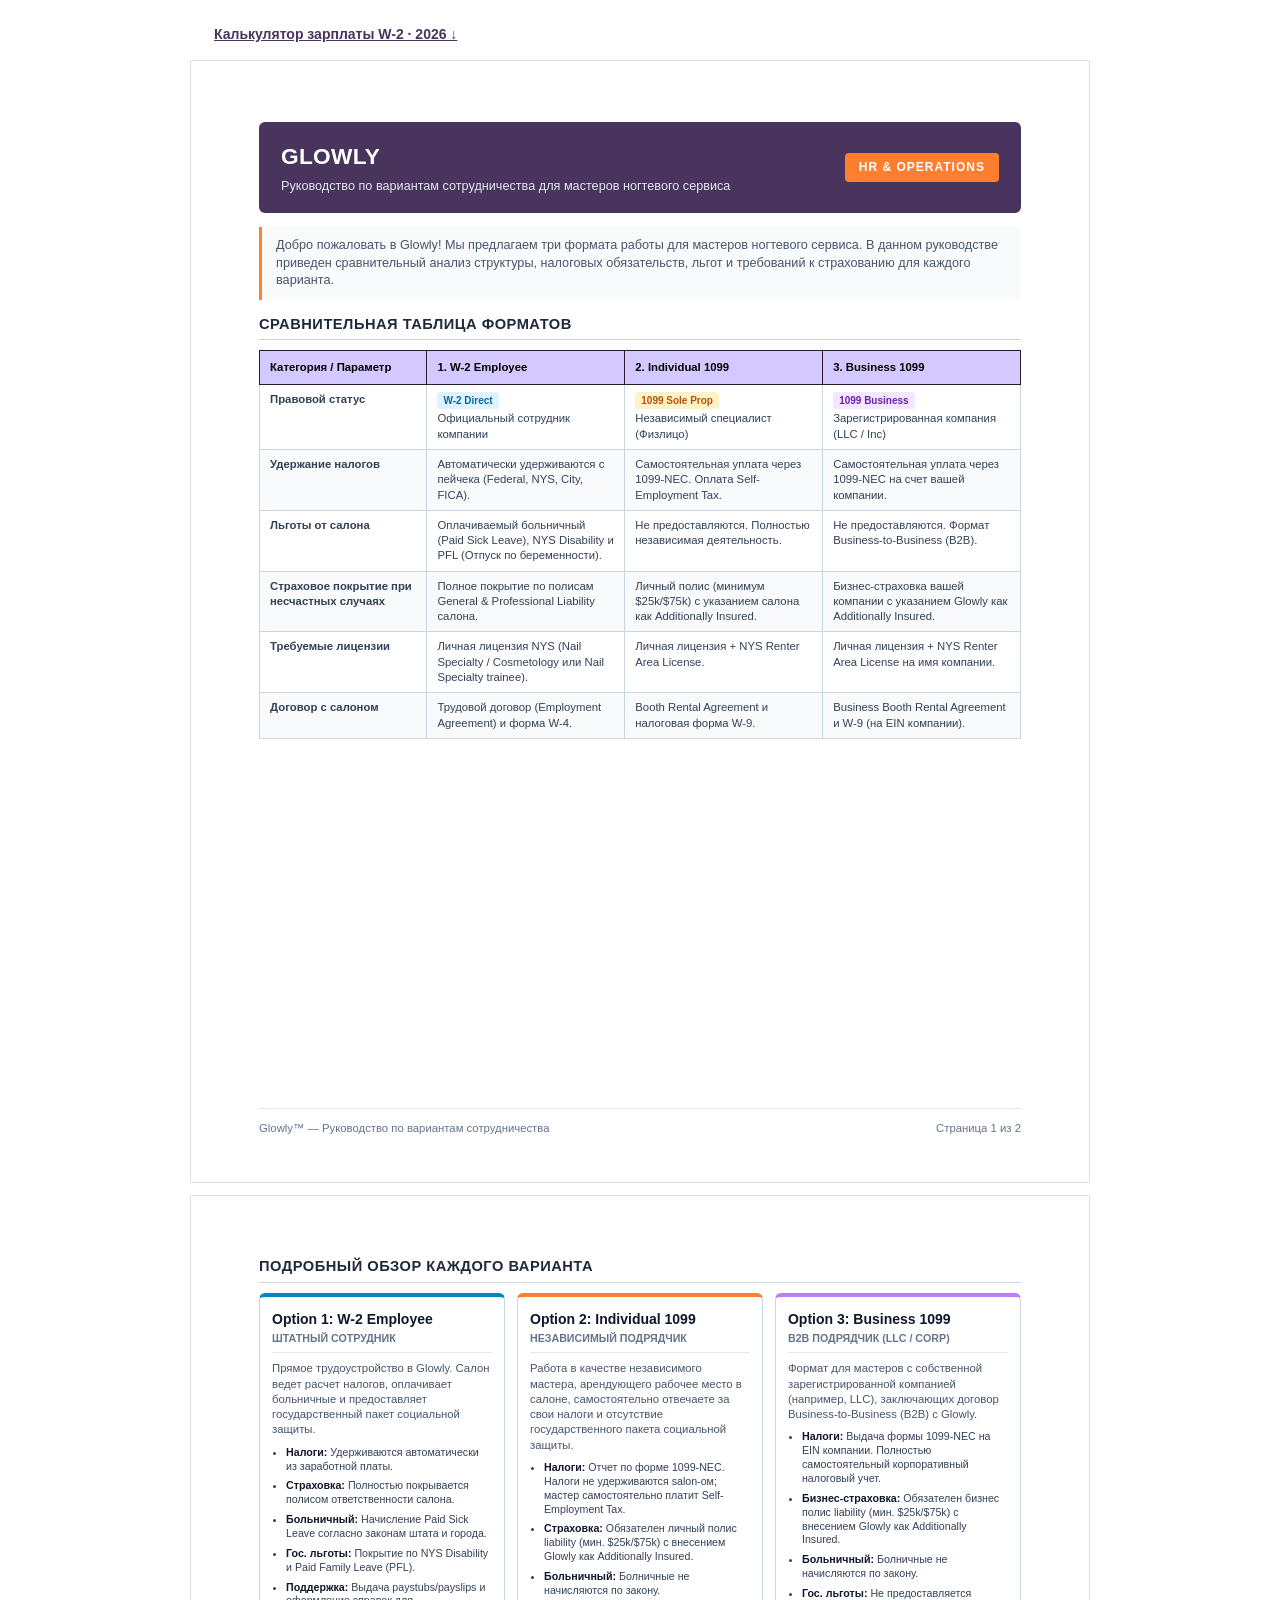
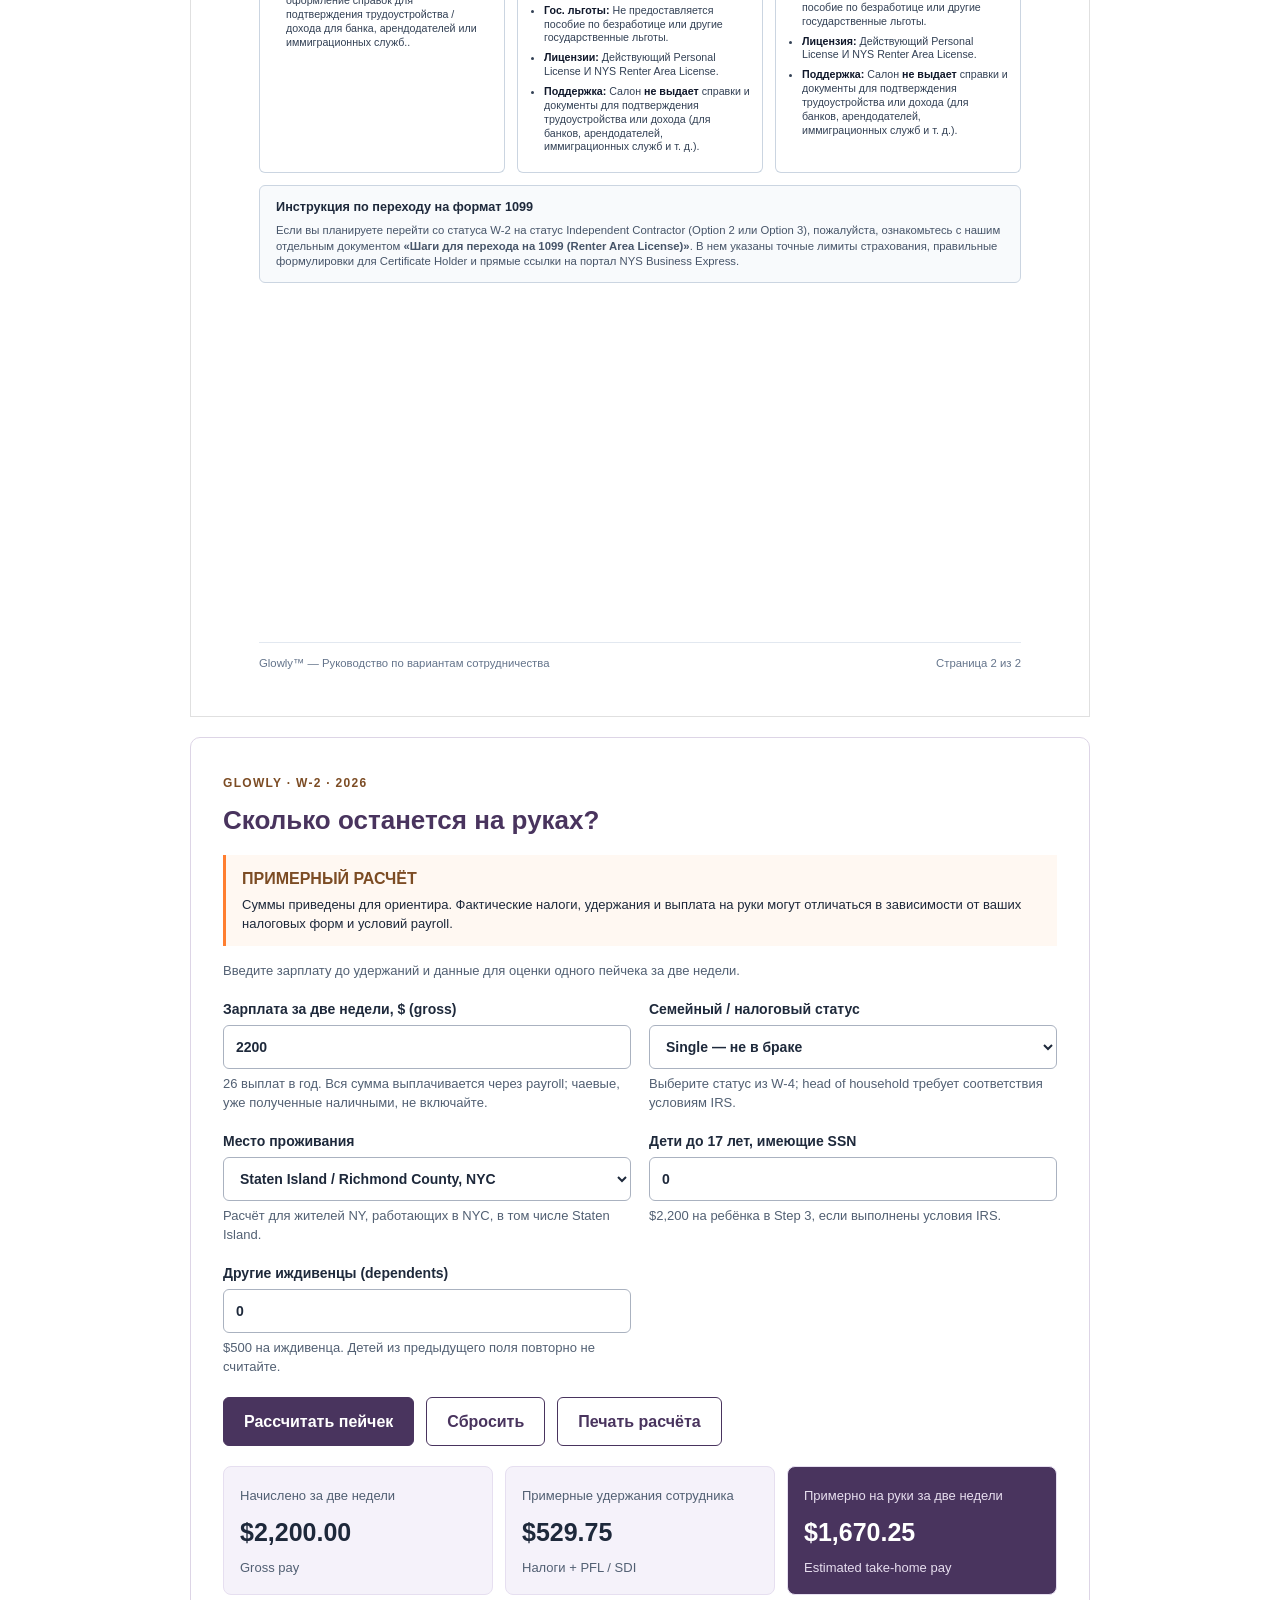
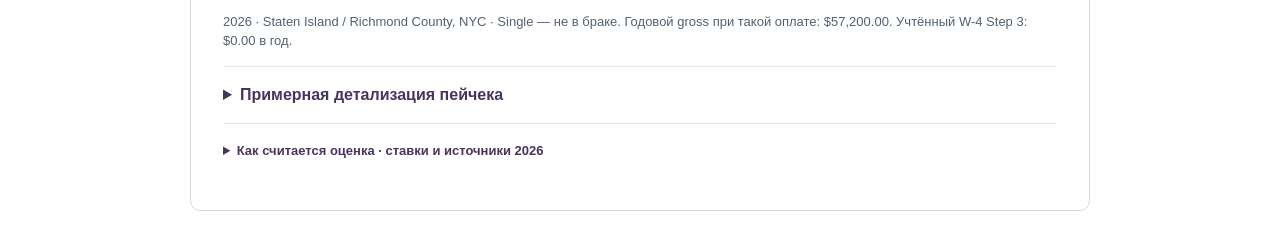
<file: index.html>
<!doctype html>
<html lang="ru">
  <head>
    <meta charset="UTF-8" />
    <meta name="viewport" content="width=device-width, initial-scale=1" />
    <link rel="stylesheet" href="payroll.css" />
    <script src="payroll.js" defer></script>
    <script src="payroll-ui.js" defer></script>
    <title>Glowly — Варианты работы для мастеров ногтевого сервиса</title>
    <style>
      @page {
        margin: 0;
      }
      *,
      *::before,
      *::after {
        box-sizing: border-box;
      }
      html,
      body {
        margin: 0;
        padding: 0;
      }
      html {
        background-color: #ffffff;
      }
      @media (prefers-color-scheme: dark) {
        html {
          background-color: #1f1f1f;
        }
      }
      body {
        padding: 24px 0;
        margin: 0 auto;
        max-width: 900px !important;
        border: none !important;
        background: transparent !important;
        font-family:
          "Segoe UI",
          -apple-system,
          BlinkMacSystemFont,
          Roboto,
          Helvetica,
          Arial,
          sans-serif;
        color: #1e293b;
        line-height: 1.45;
      }
      .page {
        height: 297mm;
        margin: 0 auto 12px auto;
        padding: 16mm 18mm 12mm 18mm;
        background-color: #ffffff;
        border: 1px solid rgba(0, 0, 0, 0.12);
        display: flex;
        flex-direction: column;
        justify-content: space-between;
        position: relative;
        overflow: hidden;
      }
      @media screen and (max-width: 600px) {
        body {
          padding: 16px 0;
        }
        .page {
          margin: 0 auto 8px auto;
          border: none;
          padding: 12px 16px;
          height: auto;
          min-height: 297mm;
        }
      }
      .page-content {
        flex: 1 1 0;
        min-height: 0;
        overflow: hidden;
      }
      .page-footer {
        flex-shrink: 0;
        margin-top: auto;
        padding-top: 3mm;
        border-top: 1px solid #e2e8f0;
        display: flex;
        justify-content: space-between;
        align-items: center;
        font-size: 8.5pt;
        color: #64748b;
      }

      /* Header Masthead */
      .header-masthead {
        background: #49345e;
        color: #ffffff;
        padding: 18px 22px;
        border-radius: 6px;
        margin-bottom: 14px;
        display: flex;
        justify-content: space-between;
        align-items: center;
      }
      .masthead-title h1 {
        font-size: 17pt;
        font-weight: 700;
        margin: 0 0 4px 0;
        letter-spacing: 0.3px;
        color: #ffffff;
      }
      .masthead-title p {
        font-size: 9.5pt;
        margin: 0;
        color: #e2e8f0;
        font-weight: 300;
      }
      .brand-badge {
        background: #ff7e30;
        color: #ffffff;
        font-weight: 700;
        font-size: 9pt;
        padding: 6px 14px;
        border-radius: 4px;
        letter-spacing: 1px;
        text-transform: uppercase;
      }

      .intro-text {
        font-size: 9.5pt;
        color: #475569;
        margin-bottom: 14px;
        line-height: 1.4;
        background: #f8fafc;
        padding: 10px 14px;
        border-left: 3px solid #ff7e30;
        border-radius: 0 4px 4px 0;
      }

      .section-title {
        font-size: 11pt;
        font-weight: 700;
        color: #1e293b;
        text-transform: uppercase;
        letter-spacing: 0.5px;
        margin: 0 0 10px 0;
        padding-bottom: 4px;
        border-bottom: 1px solid #cbd5e1;
      }

      /* Comparison Table */
      .comp-table {
        width: 100%;
        border-collapse: collapse;
        font-size: 8.5pt;
        margin-bottom: 16px;
      }
      .comp-table th {
        background-color: #d3c8ff;
        color: #000000;
        padding: 8px 10px;
        text-align: left;
        font-weight: 600;
        border: 1px solid #2a1b28;
      }
      .comp-table th:first-child {
        width: 22%;
      }
      .comp-table th:nth-child(2) {
        width: 26%;
      }
      .comp-table th:nth-child(3) {
        width: 26%;
      }
      .comp-table th:nth-child(4) {
        width: 26%;
      }
      .comp-table td {
        padding: 7px 10px;
        border: 1px solid #cbd5e1;
        vertical-align: top;
        color: #334155;
        line-height: 1.35;
      }
      .comp-table tr:nth-child(even) td {
        background-color: #f8fafc;
      }
      .tag-w2 {
        display: inline-block;
        background: #e0f2fe;
        color: #0369a1;
        font-weight: 700;
        padding: 2px 6px;
        border-radius: 3px;
        font-size: 7.5pt;
        margin-bottom: 2px;
      }
      .tag-ind {
        display: inline-block;
        background: #fef3c7;
        color: #b45309;
        font-weight: 700;
        padding: 2px 6px;
        border-radius: 3px;
        font-size: 7.5pt;
        margin-bottom: 2px;
      }
      .tag-biz {
        display: inline-block;
        background: #f3e8ff;
        color: #6b21a8;
        font-weight: 700;
        padding: 2px 6px;
        border-radius: 3px;
        font-size: 7.5pt;
        margin-bottom: 2px;
      }

      /* Option Detail Cards Grid */
      .cards-grid {
        display: grid;
        grid-template-columns: repeat(3, 1fr);
        gap: 12px;
        margin-bottom: 12px;
      }
      .option-card {
        border: 1px solid #cbd5e1;
        border-radius: 6px;
        padding: 12px;
        background: #ffffff;
        display: flex;
        flex-direction: column;
      }
      .card-w2 {
        border-top: 4px solid #0284c7;
      }
      .card-ind {
        border-top: 4px solid #ff7e30;
      }
      .card-biz {
        border-top: 4px solid #bd7cff;
      }

      .card-header {
        margin-bottom: 8px;
        padding-bottom: 6px;
        border-bottom: 1px solid #e2e8f0;
      }
      .card-header h3 {
        font-size: 10.5pt;
        margin: 0 0 2px 0;
        color: #0f172a;
      }
      .card-subtitle {
        font-size: 8pt;
        color: #64748b;
        font-weight: 600;
        text-transform: uppercase;
      }

      .card-body p {
        font-size: 8.5pt;
        color: #475569;
        margin: 0 0 8px 0;
        line-height: 1.35;
      }

      .feature-list {
        margin: 0;
        padding-left: 14px;
        font-size: 8pt;
        color: #334155;
      }
      .feature-list li {
        margin-bottom: 6px;
        line-height: 1.3;
      }
      .feature-list li strong {
        color: #0f172a;
      }

      /* Summary Box */
      .summary-box {
        background-color: #f8fafc;
        border: 1px solid #cbd5e1;
        border-radius: 6px;
        padding: 12px 16px;
        margin-top: 10px;
      }
      .summary-box h4 {
        margin: 0 0 6px 0;
        font-size: 9.5pt;
        color: #1e293b;
      }
      .summary-box p {
        margin: 0;
        font-size: 8.5pt;
        color: #475569;
        line-height: 1.4;
      }

      @media print {
        @page {
          size: letter;
          margin: 0;
        }
        *,
        *::before,
        *::after {
          box-shadow: none !important;
          text-shadow: none !important;
          -webkit-print-color-adjust: exact;
          print-color-adjust: exact;
        }
        body {
          padding: 0;
          background: none;
        }
        .page {
          margin: 0;
          border: none;
          height: 279.4mm;
          padding: 14mm 18mm 8mm 18mm;
          break-after: page;
          page-break-after: always;
        }
        .header-masthead {
          margin-bottom: 10px;
        }
        .intro-text {
          margin-bottom: 10px;
        }
        .section-title {
          margin-bottom: 8px;
        }
        .comp-table {
          margin-bottom: 12px;
        }
        .page-footer {
          padding-top: 2mm;
          font-size: 8pt;
        }
        .page:last-child {
          break-after: auto;
          page-break-after: auto;
        }
      }
      [contenteditable]:focus {
        outline: none;
      }
    </style>
  </head>
  <body>
    <nav class="payroll-nav" aria-label="Навигация"><a href="#paycheck-calculator">Калькулятор зарплаты W-2 · 2026 ↓</a></nav>
    <div contenteditable="true">
      <!-- PAGE 1 -->
      <section class="page">
        <div class="page-content">
          <header class="header-masthead">
            <div class="masthead-title">
              <h1>GLOWLY</h1>
              <p>Руководство по вариантам сотрудничества для мастеров ногтевого сервиса</p>
            </div>
            <div class="brand-badge">HR & Operations</div>
          </header>

          <div class="intro-text">
            Добро пожаловать в Glowly! Мы предлагаем три формата работы для мастеров ногтевого сервиса. В данном
            руководстве приведен сравнительный анализ структуры, налоговых обязательств, льгот и требований к
            страхованию для каждого варианта.
          </div>

          <h2 class="section-title">Сравнительная таблица форматов</h2>

          <table class="comp-table">
            <thead>
              <tr>
                <th>Категория / Параметр</th>
                <th>1. W-2 Employee</th>
                <th>2. Individual 1099</th>
                <th>3. Business 1099</th>
              </tr>
            </thead>
            <tbody>
              <tr>
                <td><strong>Правовой статус</strong></td>
                <td><span class="tag-w2">W-2 Direct</span><br />Официальный сотрудник компании</td>
                <td><span class="tag-ind">1099 Sole Prop</span><br />Независимый специалист (Физлицо)</td>
                <td><span class="tag-biz">1099 Business</span><br />Зарегистрированная компания (LLC / Inc)</td>
              </tr>
              <tr>
                <td><strong>Удержание налогов</strong></td>
                <td>Автоматически удерживаются с пейчека (Federal, NYS, City, FICA).</td>
                <td>Самостоятельная уплата через 1099-NEC. Оплата Self-Employment Tax.</td>
                <td>Самостоятельная уплата через 1099-NEC на счет вашей компании.</td>
              </tr>
              <tr>
                <td><strong>Льготы от салона</strong></td>
                <td>Оплачиваемый больничный (Paid Sick Leave), NYS Disability и PFL (Отпуск по беременности).</td>
                <td>Не предоставляются. Полностью независимая деятельность.</td>
                <td>Не предоставляются. Формат Business-to-Business (B2B).</td>
              </tr>
              <tr>
                <td><strong>Страховое покрытие при несчастных случаях</strong></td>
                <td>Полное покрытие по полисам General & Professional Liability салона.</td>
                <td>Личный полис (минимум $25k/$75k) с указанием салона как Additionally Insured.</td>
                <td>Бизнес-страховка вашей компании с указанием Glowly как Additionally Insured.</td>
              </tr>
              <tr>
                <td><strong>Требуемые лицензии</strong></td>
                <td>Личная лицензия NYS (Nail Specialty / Cosmetology или Nail Specialty trainee).</td>
                <td>Личная лицензия + NYS Renter Area License.</td>
                <td>Личная лицензия + NYS Renter Area License на имя компании.</td>
              </tr>
              <tr>
                <td><strong>Договор с салоном</strong></td>
                <td>Трудовой договор (Employment Agreement) и форма W-4.</td>
                <td>Booth Rental Agreement и налоговая форма W-9.</td>
                <td>Business Booth Rental Agreement и W-9 (на EIN компании).</td>
              </tr>
            </tbody>
          </table>
        </div>
        <footer class="page-footer">
          <span>Glowly™ — Руководство по вариантам сотрудничества</span>
          <span>Страница 1 из 2</span>
        </footer>
      </section>

      <!-- PAGE 2 -->
      <section class="page">
        <div class="page-content">
          <h2 class="section-title">Подробный обзор каждого варианта</h2>

          <div class="cards-grid">
            <!-- CARD 1 -->
            <div class="option-card card-w2">
              <div class="card-header">
                <h3>Option 1: W-2 Employee</h3>
                <div class="card-subtitle">Штатный сотрудник</div>
              </div>
              <div class="card-body">
                <p>
                  Прямое трудоустройство в Glowly. Салон ведет расчет налогов, оплачивает больничные и предоставляет
                  государственный пакет социальной защиты.
                </p>
                <ul class="feature-list">
                  <li><strong>Налоги:</strong> Удерживаются автоматически из заработной платы.</li>
                  <li><strong>Страховка:</strong> Полностью покрывается полисом ответственности салона.</li>
                  <li><strong>Больничный:</strong> Начисление Paid Sick Leave согласно законам штата и города.</li>
                  <li><strong>Гос. льготы:</strong> Покрытие по NYS Disability и Paid Family Leave (PFL).</li>
                  <li>
                    <strong>Поддержка:</strong> Выдача paystubs/payslips и оформление справок для подтверждения
                    трудоустройства / дохода для банка, арендодателей или иммиграционных служб..
                  </li>
                </ul>
              </div>
            </div>

            <!-- CARD 2 -->
            <div class="option-card card-ind">
              <div class="card-header">
                <h3>Option 2: Individual 1099</h3>
                <div class="card-subtitle">Независимый подрядчик</div>
              </div>
              <div class="card-body">
                <p>
                  Работа в качестве независимого мастера, арендующего рабочее место в салоне, самостоятельно отвечаете
                  за свои налоги и отсутствие государственного пакета социальной защиты.
                </p>
                <ul class="feature-list">
                  <li>
                    <strong>Налоги:</strong> Отчет по форме 1099-NEC. Налоги не удерживаются salon-ом; мастер
                    самостоятельно платит Self-Employment Tax.
                  </li>
                  <li>
                    <strong>Страховка:</strong> Обязателен личный полис liability (мин. $25k/$75k) с внесением Glowly
                    как Additionally Insured.
                  </li>
                  <li><strong>Больничный:</strong> Болничные не начисляются по закону.</li>
                  <li>
                    <strong>Гос. льготы:</strong> Не предоставляется пособие по безработице или другие государственные
                    льготы.
                  </li>
                  <li><strong>Лицензии:</strong> Действующий Personal License И NYS Renter Area License.</li>
                  <li>
                    <strong>Поддержка:</strong> Салон <strong>не выдает </strong>справки и документы для подтверждения
                    трудоустройства или дохода (для банков, арендодателей, иммиграционных служб и т. д.).
                  </li>
                </ul>
              </div>
            </div>

            <!-- CARD 3 -->
            <div class="option-card card-biz">
              <div class="card-header">
                <h3>Option 3: Business 1099</h3>
                <div class="card-subtitle">B2B Подрядчик (LLC / Corp)</div>
              </div>
              <div class="card-body">
                <p>
                  Формат для мастеров с собственной зарегистрированной компанией (например, LLC), заключающих договор
                  Business-to-Business (B2B) с Glowly.
                </p>
                <ul class="feature-list">
                  <li>
                    <strong>Налоги:</strong> Выдача формы 1099-NEC на EIN компании. Полностью самостоятельный
                    корпоративный налоговый учет.
                  </li>
                  <li>
                    <strong>Бизнес-страховка:</strong> Обязателен бизнес полис liability (мин. $25k/$75k) с внесением
                    Glowly как Additionally Insured.
                  </li>
                  <li><strong>Больничный:</strong> Болничные не начисляются по закону.</li>
                  <li>
                    <strong>Гос. льготы:</strong> Не предоставляется пособие по безработице или другие государственные
                    льготы.
                  </li>
                  <li><strong>Лицензия:</strong> Действующий Personal License И NYS Renter Area License.</li>
                  <li>
                    <strong>Поддержка:</strong> Салон <strong>не выдает</strong> справки и документы для подтверждения
                    трудоустройства или дохода (для банков, арендодателей, иммиграционных служб и т. д.).
                  </li>
                </ul>
              </div>
            </div>
          </div>

          <div class="summary-box">
            <h4>Инструкция по переходу на формат 1099</h4>
            <p>
              Если вы планируете перейти со статуса W-2 на статус Independent Contractor (Option 2 или Option 3),
              пожалуйста, ознакомьтесь с нашим отдельным документом
              <strong>«Шаги для перехода на 1099 (Renter Area License)»</strong>. В нем указаны точные лимиты
              страхования, правильные формулировки для Certificate Holder и прямые ссылки на портал NYS Business
              Express.
            </p>
          </div>
        </div>
        <footer class="page-footer">
          <span>Glowly™ — Руководство по вариантам сотрудничества</span>
          <span>Страница 2 из 2</span>
        </footer>
      </section>
    </div>
    <section id="paycheck-calculator" class="payroll" aria-label="Калькулятор зарплаты W-2" contenteditable="false">
      <noscript>Для расчёта зарплаты включите JavaScript в браузере.</noscript>
    </section>
  </body>
</html>
</file>
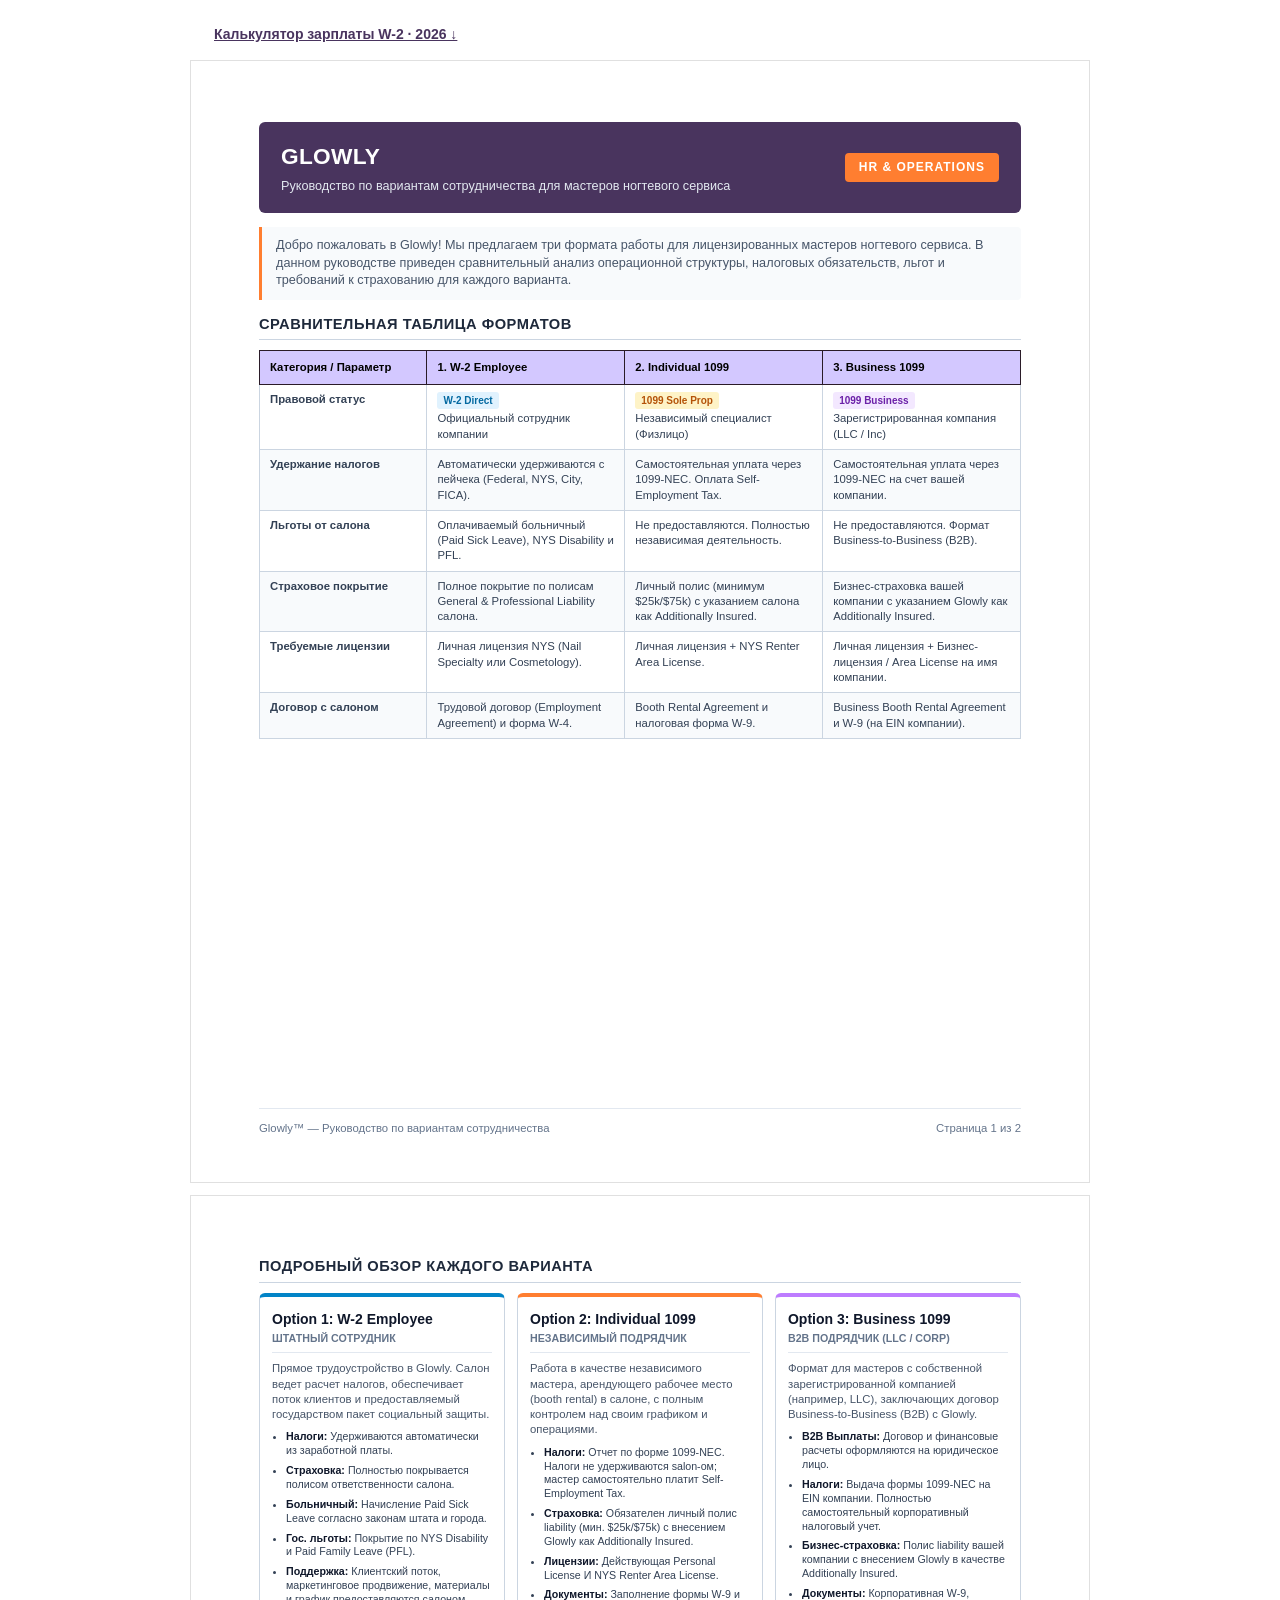
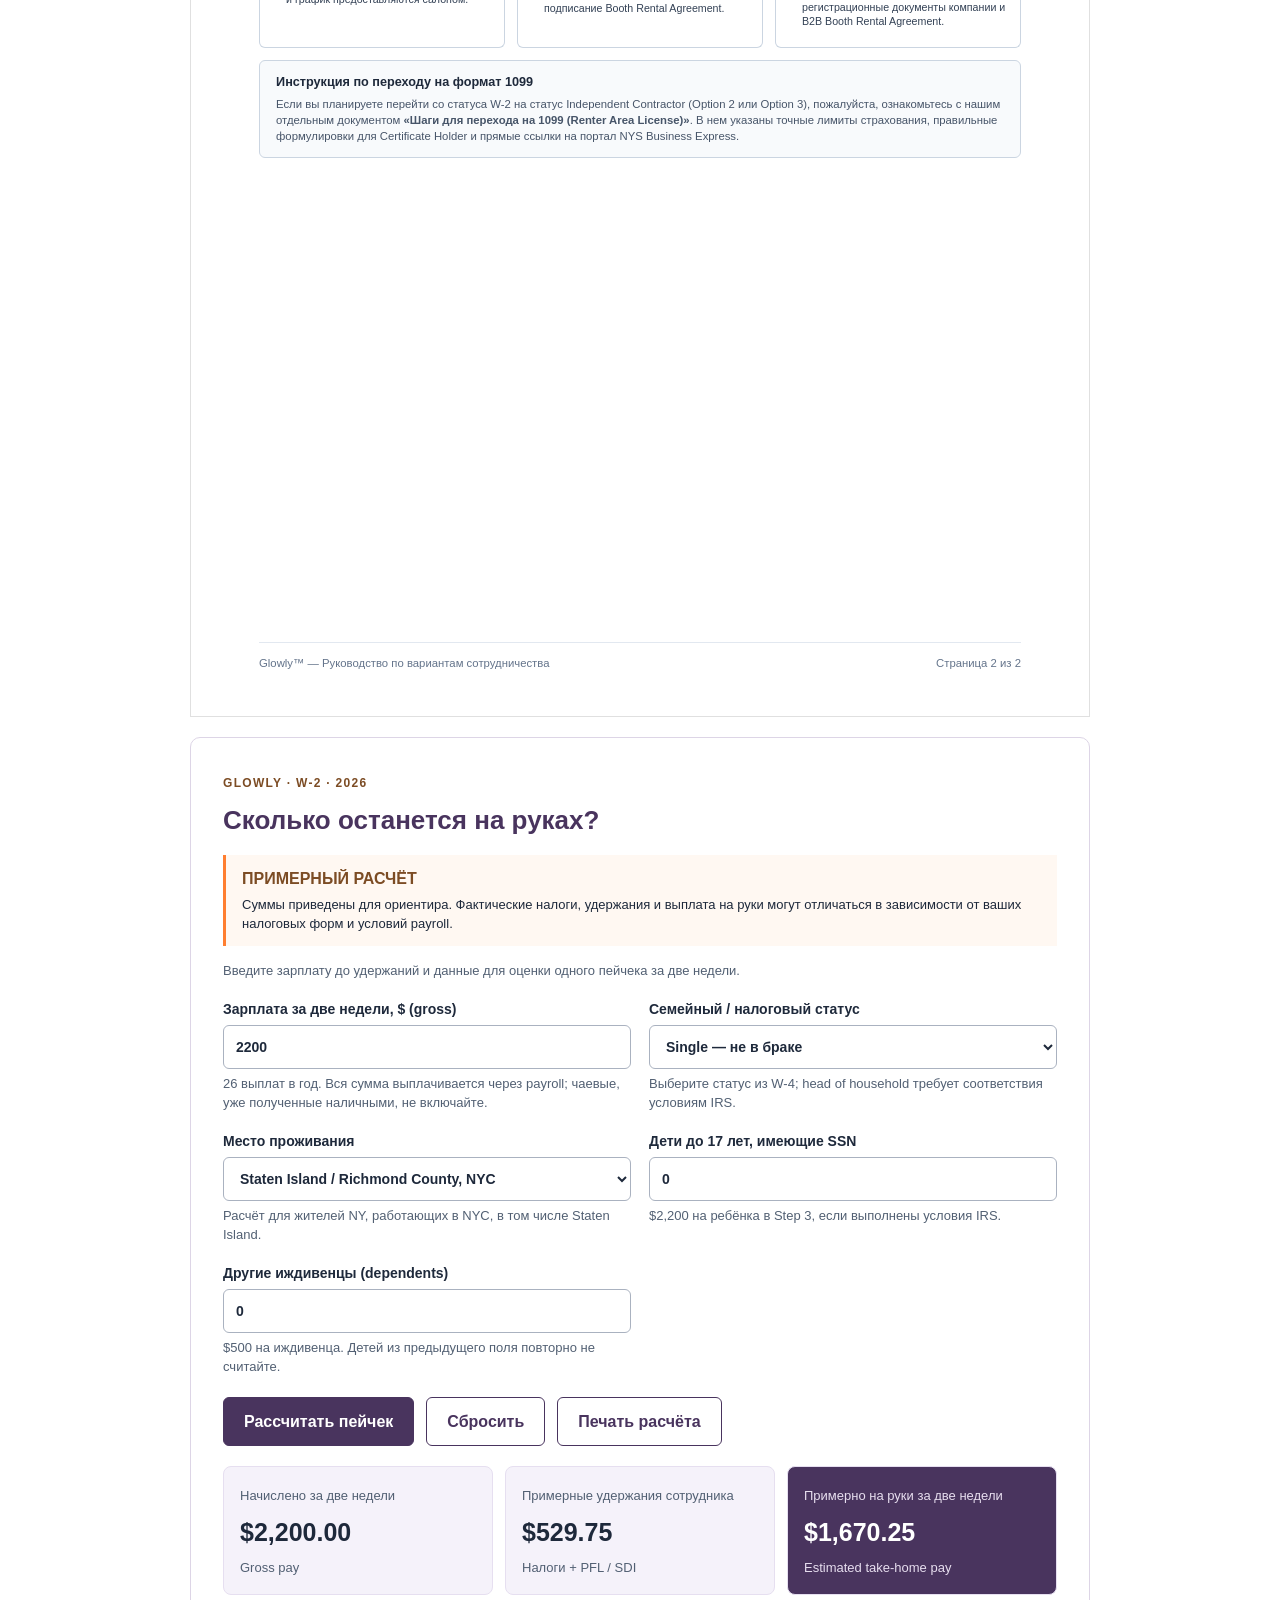
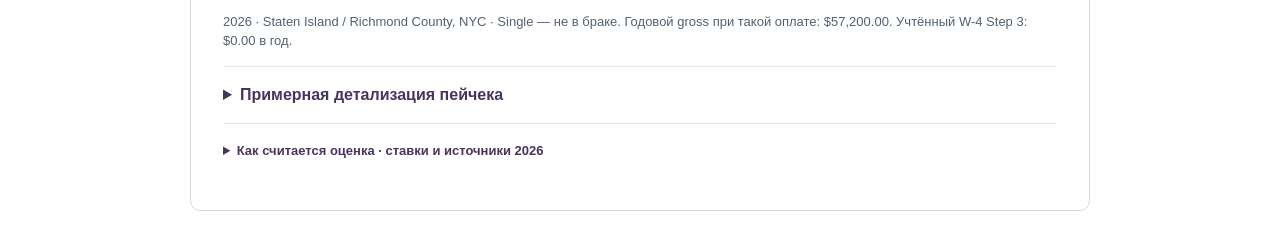
<file: glowly_nail_technician_work_options_guide_ru.html>
<!doctype html>
<html lang="ru">
  <head>
    <meta charset="UTF-8" />
    <meta name="viewport" content="width=device-width, initial-scale=1" />
    <link rel="stylesheet" href="payroll.css" />
    <script src="payroll.js" defer></script>
    <script src="payroll-ui.js" defer></script>
    <title>Glowly — Варианты работы для мастеров ногтевого сервиса</title>
    <style>
      @page {
        margin: 0;
      }
      *,
      *::before,
      *::after {
        box-sizing: border-box;
      }
      html,
      body {
        margin: 0;
        padding: 0;
      }
      html {
        background-color: #ffffff;
      }
      @media (prefers-color-scheme: dark) {
        html {
          background-color: #1f1f1f;
        }
      }
      body {
        padding: 24px 0;
        margin: 0 auto;
        max-width: 900px !important;
        border: none !important;
        background: transparent !important;
        font-family:
          "Segoe UI",
          -apple-system,
          BlinkMacSystemFont,
          Roboto,
          Helvetica,
          Arial,
          sans-serif;
        color: #1e293b;
        line-height: 1.45;
      }
      .page {
        height: 297mm;
        margin: 0 auto 12px auto;
        padding: 16mm 18mm 12mm 18mm;
        background-color: #ffffff;
        border: 1px solid rgba(0, 0, 0, 0.12);
        display: flex;
        flex-direction: column;
        justify-content: space-between;
        position: relative;
        overflow: hidden;
      }
      @media screen and (max-width: 600px) {
        body {
          padding: 16px 0;
        }
        .page {
          margin: 0 auto 8px auto;
          border: none;
          padding: 12px 16px;
          height: auto;
          min-height: 297mm;
        }
      }
      .page-content {
        flex: 1 1 0;
        min-height: 0;
        overflow: hidden;
      }
      .page-footer {
        flex-shrink: 0;
        margin-top: auto;
        padding-top: 3mm;
        border-top: 1px solid #e2e8f0;
        display: flex;
        justify-content: space-between;
        align-items: center;
        font-size: 8.5pt;
        color: #64748b;
      }

      /* Header Masthead */
      .header-masthead {
        background: #49345e;
        color: #ffffff;
        padding: 18px 22px;
        border-radius: 6px;
        margin-bottom: 14px;
        display: flex;
        justify-content: space-between;
        align-items: center;
      }
      .masthead-title h1 {
        font-size: 17pt;
        font-weight: 700;
        margin: 0 0 4px 0;
        letter-spacing: 0.3px;
        color: #ffffff;
      }
      .masthead-title p {
        font-size: 9.5pt;
        margin: 0;
        color: #e2e8f0;
        font-weight: 300;
      }
      .brand-badge {
        background: #ff7e30;
        color: #ffffff;
        font-weight: 700;
        font-size: 9pt;
        padding: 6px 14px;
        border-radius: 4px;
        letter-spacing: 1px;
        text-transform: uppercase;
      }

      .intro-text {
        font-size: 9.5pt;
        color: #475569;
        margin-bottom: 14px;
        line-height: 1.4;
        background: #f8fafc;
        padding: 10px 14px;
        border-left: 3px solid #ff7e30;
        border-radius: 0 4px 4px 0;
      }

      .section-title {
        font-size: 11pt;
        font-weight: 700;
        color: #1e293b;
        text-transform: uppercase;
        letter-spacing: 0.5px;
        margin: 0 0 10px 0;
        padding-bottom: 4px;
        border-bottom: 1px solid #cbd5e1;
      }

      /* Comparison Table */
      .comp-table {
        width: 100%;
        border-collapse: collapse;
        font-size: 8.5pt;
        margin-bottom: 16px;
      }
      .comp-table th {
        background-color: #d3c8ff;
        color: #000000;
        padding: 8px 10px;
        text-align: left;
        font-weight: 600;
        border: 1px solid #2a1b28;
      }
      .comp-table th:first-child {
        width: 22%;
      }
      .comp-table th:nth-child(2) {
        width: 26%;
      }
      .comp-table th:nth-child(3) {
        width: 26%;
      }
      .comp-table th:nth-child(4) {
        width: 26%;
      }
      .comp-table td {
        padding: 7px 10px;
        border: 1px solid #cbd5e1;
        vertical-align: top;
        color: #334155;
        line-height: 1.35;
      }
      .comp-table tr:nth-child(even) td {
        background-color: #f8fafc;
      }
      .tag-w2 {
        display: inline-block;
        background: #e0f2fe;
        color: #0369a1;
        font-weight: 700;
        padding: 2px 6px;
        border-radius: 3px;
        font-size: 7.5pt;
        margin-bottom: 2px;
      }
      .tag-ind {
        display: inline-block;
        background: #fef3c7;
        color: #b45309;
        font-weight: 700;
        padding: 2px 6px;
        border-radius: 3px;
        font-size: 7.5pt;
        margin-bottom: 2px;
      }
      .tag-biz {
        display: inline-block;
        background: #f3e8ff;
        color: #6b21a8;
        font-weight: 700;
        padding: 2px 6px;
        border-radius: 3px;
        font-size: 7.5pt;
        margin-bottom: 2px;
      }

      /* Option Detail Cards Grid */
      .cards-grid {
        display: grid;
        grid-template-columns: repeat(3, 1fr);
        gap: 12px;
        margin-bottom: 12px;
      }
      .option-card {
        border: 1px solid #cbd5e1;
        border-radius: 6px;
        padding: 12px;
        background: #ffffff;
        display: flex;
        flex-direction: column;
      }
      .card-w2 {
        border-top: 4px solid #0284c7;
      }
      .card-ind {
        border-top: 4px solid #ff7e30;
      }
      .card-biz {
        border-top: 4px solid #bd7cff;
      }

      .card-header {
        margin-bottom: 8px;
        padding-bottom: 6px;
        border-bottom: 1px solid #e2e8f0;
      }
      .card-header h3 {
        font-size: 10.5pt;
        margin: 0 0 2px 0;
        color: #0f172a;
      }
      .card-subtitle {
        font-size: 8pt;
        color: #64748b;
        font-weight: 600;
        text-transform: uppercase;
      }

      .card-body p {
        font-size: 8.5pt;
        color: #475569;
        margin: 0 0 8px 0;
        line-height: 1.35;
      }

      .feature-list {
        margin: 0;
        padding-left: 14px;
        font-size: 8pt;
        color: #334155;
      }
      .feature-list li {
        margin-bottom: 6px;
        line-height: 1.3;
      }
      .feature-list li strong {
        color: #0f172a;
      }

      /* Summary Box */
      .summary-box {
        background-color: #f8fafc;
        border: 1px solid #cbd5e1;
        border-radius: 6px;
        padding: 12px 16px;
        margin-top: 10px;
      }
      .summary-box h4 {
        margin: 0 0 6px 0;
        font-size: 9.5pt;
        color: #1e293b;
      }
      .summary-box p {
        margin: 0;
        font-size: 8.5pt;
        color: #475569;
        line-height: 1.4;
      }

      @media print {
        @page {
          size: letter;
          margin: 0;
        }
        *,
        *::before,
        *::after {
          box-shadow: none !important;
          text-shadow: none !important;
          -webkit-print-color-adjust: exact;
          print-color-adjust: exact;
        }
        body {
          padding: 0;
          background: none;
        }
        .page {
          margin: 0;
          border: none;
          height: 279.4mm;
          padding: 14mm 18mm 8mm 18mm;
          break-after: page;
          page-break-after: always;
        }
        .header-masthead {
          margin-bottom: 10px;
        }
        .intro-text {
          margin-bottom: 10px;
        }
        .section-title {
          margin-bottom: 8px;
        }
        .comp-table {
          margin-bottom: 12px;
        }
        .page-footer {
          padding-top: 2mm;
          font-size: 8pt;
        }
        .page:last-child {
          break-after: auto;
          page-break-after: auto;
        }
      }
      [contenteditable]:focus {
        outline: none;
      }
    </style>
  </head>
  <body>
    <nav class="payroll-nav" aria-label="Навигация"><a href="#paycheck-calculator">Калькулятор зарплаты W-2 · 2026 ↓</a></nav>
    <div contenteditable="true">
      <!-- PAGE 1 -->
      <section class="page">
        <div class="page-content">
          <header class="header-masthead">
            <div class="masthead-title">
              <h1>GLOWLY</h1>
              <p>Руководство по вариантам сотрудничества для мастеров ногтевого сервиса</p>
            </div>
            <div class="brand-badge">HR & Operations</div>
          </header>

          <div class="intro-text">
            Добро пожаловать в Glowly! Мы предлагаем три формата работы для лицензированных мастеров ногтевого сервиса.
            В данном руководстве приведен сравнительный анализ операционной структуры, налоговых обязательств, льгот и
            требований к страхованию для каждого варианта.
          </div>

          <h2 class="section-title">Сравнительная таблица форматов</h2>

          <table class="comp-table">
            <thead>
              <tr>
                <th>Категория / Параметр</th>
                <th>1. W-2 Employee</th>
                <th>2. Individual 1099</th>
                <th>3. Business 1099</th>
              </tr>
            </thead>
            <tbody>
              <tr>
                <td><strong>Правовой статус</strong></td>
                <td><span class="tag-w2">W-2 Direct</span><br />Официальный сотрудник компании</td>
                <td><span class="tag-ind">1099 Sole Prop</span><br />Независимый специалист (Физлицо)</td>
                <td><span class="tag-biz">1099 Business</span><br />Зарегистрированная компания (LLC / Inc)</td>
              </tr>
              <tr>
                <td><strong>Удержание налогов</strong></td>
                <td>Автоматически удерживаются с пейчека (Federal, NYS, City, FICA).</td>
                <td>Самостоятельная уплата через 1099-NEC. Оплата Self-Employment Tax.</td>
                <td>Самостоятельная уплата через 1099-NEC на счет вашей компании.</td>
              </tr>
              <tr>
                <td><strong>Льготы от салона</strong></td>
                <td>Оплачиваемый больничный (Paid Sick Leave), NYS Disability и PFL.</td>
                <td>Не предоставляются. Полностью независимая деятельность.</td>
                <td>Не предоставляются. Формат Business-to-Business (B2B).</td>
              </tr>
              <tr>
                <td><strong>Страховое покрытие</strong></td>
                <td>Полное покрытие по полисам General & Professional Liability салона.</td>
                <td>Личный полис (минимум $25k/$75k) с указанием салона как Additionally Insured.</td>
                <td>Бизнес-страховка вашей компании с указанием Glowly как Additionally Insured.</td>
              </tr>
              <tr>
                <td><strong>Требуемые лицензии</strong></td>
                <td>Личная лицензия NYS (Nail Specialty или Cosmetology).</td>
                <td>Личная лицензия + NYS Renter Area License.</td>
                <td>Личная лицензия + Бизнес-лицензия / Area License на имя компании.</td>
              </tr>
              <tr>
                <td><strong>Договор с салоном</strong></td>
                <td>Трудовой договор (Employment Agreement) и форма W-4.</td>
                <td>Booth Rental Agreement и налоговая форма W-9.</td>
                <td>Business Booth Rental Agreement и W-9 (на EIN компании).</td>
              </tr>
            </tbody>
          </table>
        </div>
        <footer class="page-footer">
          <span>Glowly™ — Руководство по вариантам сотрудничества</span>
          <span>Страница 1 из 2</span>
        </footer>
      </section>

      <!-- PAGE 2 -->
      <section class="page">
        <div class="page-content">
          <h2 class="section-title">Подробный обзор каждого варианта</h2>

          <div class="cards-grid">
            <!-- CARD 1 -->
            <div class="option-card card-w2">
              <div class="card-header">
                <h3>Option 1: W-2 Employee</h3>
                <div class="card-subtitle">Штатный сотрудник</div>
              </div>
              <div class="card-body">
                <p>
                  Прямое трудоустройство в Glowly. Салон ведет расчет налогов, обеспечивает поток клиентов и
                  предоставляемый государством пакет социальный защиты.
                </p>
                <ul class="feature-list">
                  <li><strong>Налоги:</strong> Удерживаются автоматически из заработной платы.</li>
                  <li><strong>Страховка:</strong> Полностью покрывается полисом ответственности салона.</li>
                  <li><strong>Больничный:</strong> Начисление Paid Sick Leave согласно законам штата и города.</li>
                  <li><strong>Гос. льготы:</strong> Покрытие по NYS Disability и Paid Family Leave (PFL).</li>
                  <li>
                    <strong>Поддержка:</strong> Клиентский поток, маркетинговое продвижение, материалы и график
                    предоставляются салоном.
                  </li>
                </ul>
              </div>
            </div>

            <!-- CARD 2 -->
            <div class="option-card card-ind">
              <div class="card-header">
                <h3>Option 2: Individual 1099</h3>
                <div class="card-subtitle">Независимый подрядчик</div>
              </div>
              <div class="card-body">
                <p>
                  Работа в качестве независимого мастера, арендующего рабочее место (booth rental) в салоне, с полным
                  контролем над своим графиком и операциями.
                </p>
                <ul class="feature-list">
                  <li>
                    <strong>Налоги:</strong> Отчет по форме 1099-NEC. Налоги не удерживаются salon-ом; мастер
                    самостоятельно платит Self-Employment Tax.
                  </li>
                  <li>
                    <strong>Страховка:</strong> Обязателен личный полис liability (мин. $25k/$75k) с внесением Glowly
                    как Additionally Insured.
                  </li>
                  <li><strong>Лицензии:</strong> Действующая Personal License И NYS Renter Area License.</li>
                  <li><strong>Документы:</strong> Заполнение формы W-9 и подписание Booth Rental Agreement.</li>
                </ul>
              </div>
            </div>

            <!-- CARD 3 -->
            <div class="option-card card-biz">
              <div class="card-header">
                <h3>Option 3: Business 1099</h3>
                <div class="card-subtitle">B2B Подрядчик (LLC / Corp)</div>
              </div>
              <div class="card-body">
                <p>
                  Формат для мастеров с собственной зарегистрированной компанией (например, LLC), заключающих договор
                  Business-to-Business (B2B) с Glowly.
                </p>
                <ul class="feature-list">
                  <li><strong>B2B Выплаты:</strong> Договор и финансовые расчеты оформляются на юридическое лицо.</li>
                  <li>
                    <strong>Налоги:</strong> Выдача формы 1099-NEC на EIN компании. Полностью самостоятельный
                    корпоративный налоговый учет.
                  </li>
                  <li>
                    <strong>Бизнес-страховка:</strong> Полис liability вашей компании с внесением Glowly в качестве
                    Additionally Insured.
                  </li>
                  <li>
                    <strong>Документы:</strong> Корпоративная W-9, регистрационные документы компании и B2B Booth Rental
                    Agreement.
                  </li>
                </ul>
              </div>
            </div>
          </div>

          <div class="summary-box">
            <h4>Инструкция по переходу на формат 1099</h4>
            <p>
              Если вы планируете перейти со статуса W-2 на статус Independent Contractor (Option 2 или Option 3),
              пожалуйста, ознакомьтесь с нашим отдельным документом
              <strong>«Шаги для перехода на 1099 (Renter Area License)»</strong>. В нем указаны точные лимиты
              страхования, правильные формулировки для Certificate Holder и прямые ссылки на портал NYS Business
              Express.
            </p>
          </div>
        </div>
        <footer class="page-footer">
          <span>Glowly™ — Руководство по вариантам сотрудничества</span>
          <span>Страница 2 из 2</span>
        </footer>
      </section>
    </div>
    <section id="paycheck-calculator" class="payroll" aria-label="Калькулятор зарплаты W-2" contenteditable="false">
      <noscript>Для расчёта зарплаты включите JavaScript в браузере.</noscript>
    </section>
  </body>
</html>
</file>
<file: payroll.css>
.payroll-nav { display:flex; gap:18px; align-items:center; padding:0 24px 16px; font-size:14px; }
.payroll-nav a { color:#49345e; font-weight:600; }
.payroll { background:#fff; border:1px solid #ddd5e6; margin:20px auto 12px; padding:32px; border-radius:10px; scroll-margin-top:16px; }
.payroll h2 { color:#49345e; font-size:26px; margin:8px 0; }
.payroll h3 { font-size:18px; margin:24px 0 12px; }
.payroll .eyebrow { font-size:12px; font-weight:700; letter-spacing:1.3px; color:#7c4c24; }
.payroll p { margin:8px 0 16px; }
.payroll .muted, .payroll small { color:#526073; font-size:13px; }
.payroll .field-grid { display:grid; grid-template-columns:repeat(2,minmax(0,1fr)); gap:18px; margin:18px 0; }
.payroll label.field { display:flex; flex-direction:column; gap:6px; font-size:14px; font-weight:600; }
.payroll label small { font-weight:400; }
.payroll input:not([type=checkbox]), .payroll select { width:100%; min-width:0; min-height:44px; padding:10px 12px; border:1px solid #aab2c0; border-radius:6px; font:inherit; color:#1e293b; background:#fff; }
.payroll :is(input,select,button,summary,a):focus-visible { outline:3px solid #ff7e30; outline-offset:3px; }
.payroll .check { display:flex; gap:10px; align-items:flex-start; margin:14px 0; font-size:14px; }
.payroll input[type=checkbox] { width:18px; height:18px; accent-color:#49345e; flex-shrink:0; }
.payroll details { border-top:1px solid #e2e8f0; padding:16px 0; }
.payroll summary { cursor:pointer; color:#49345e; font-weight:600; }
.payroll .actions { display:flex; gap:12px; flex-wrap:wrap; margin:20px 0; }
.payroll button { padding:12px 20px; border:1px solid #49345e; border-radius:6px; font:inherit; font-weight:600; cursor:pointer; background:#49345e; color:#fff; }
.payroll button.secondary { background:#fff; color:#49345e; }
.payroll .summary-grid { display:grid; grid-template-columns:repeat(3,minmax(0,1fr)); gap:12px; margin:18px 0; }
.payroll .stat { background:#f5f2fa; border:1px solid #e6dff0; border-radius:8px; padding:16px; }
.payroll .stat strong { display:block; font-size:25px; margin:8px 0 4px; font-variant-numeric:tabular-nums; overflow-wrap:anywhere; }
.payroll .stat.net { background:#49345e; color:#fff; }
.payroll .stat.net small { color:#e7deef; }
.payroll .table-scroll { overflow-x:auto; }
.payroll table { width:100%; border-collapse:collapse; font-size:14px; }
.payroll caption { text-align:left; margin:8px 0 12px; color:#526073; }
.payroll th, .payroll td { padding:12px 10px; border-bottom:1px solid #e2e8f0; text-align:right; font-variant-numeric:tabular-nums; }
.payroll th:first-child { text-align:left; width:54%; }
.payroll tbody th { font-weight:500; }
.payroll th small { display:block; margin-top:3px; font-size:12px; }
.payroll thead, .payroll tfoot { background:#f5f2fa; }
.payroll tfoot { font-weight:700; }
.payroll .note { border-left:3px solid #ff7e30; padding:12px 16px; background:#fff8f2; font-size:13px; margin:16px 0; }
.payroll .estimate-notice strong { display:block; font-size:16px; color:#7c4c24; margin-bottom:6px; }
.payroll .error { padding:12px; border:1px solid #b42318; color:#9c1c13; background:#fff4f2; border-radius:6px; }
.payroll [hidden] { display:none !important; }
.payroll .sources { font-size:13px; line-height:1.7; }
.payroll a { color:#61437c; }
@media screen and (max-width:600px) {
  .payroll { padding:22px 16px; border-radius:0; }
  .payroll .field-grid, .payroll .summary-grid { grid-template-columns:1fr; }
  .payroll h2 { font-size:23px; }
  .payroll table { font-size:12px; }
  .payroll th, .payroll td { padding:10px 6px; }
  .payroll th small { font-size:11px; }
}
@media print {
  .payroll-nav, .payroll .actions, .payroll details, .payroll .payroll-breakdown { display:none; }
  .payroll { border:0; margin:0; padding:14mm 18mm; break-before:page; }
  .payroll .field-grid { gap:8px; }
  .payroll .field-grid label { font-size:10px; }
  .payroll .field-grid input, .payroll .field-grid select { padding:4px; min-height:0; }
  .payroll table { font-size:10px; }
  .payroll th, .payroll td { padding:6px; }
  .payroll tr, .payroll .stat { break-inside:avoid; }
  .payroll tfoot { display:table-row-group; }
  .payroll .stat strong { font-size:20px; }
  .payroll .table-scroll { overflow:visible; }
  body.print-payroll > :not(.payroll) { display:none !important; }
  body.print-payroll .payroll { break-before:auto; }
}
</file>
